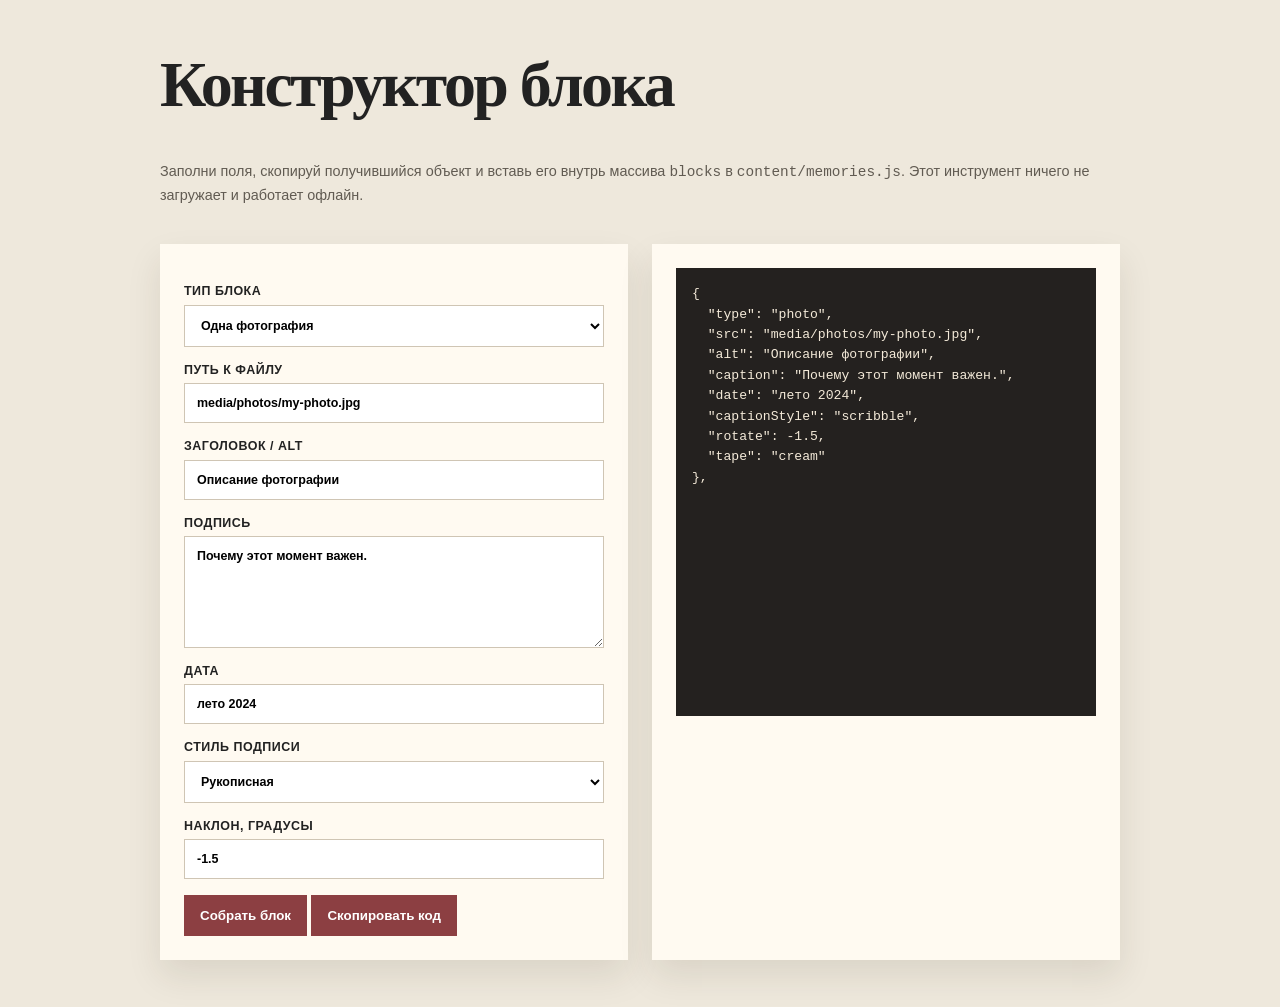
<file: tools/editor.html>
<!doctype html>
<html lang="ru">
<head>
  <meta charset="utf-8" />
  <meta name="viewport" content="width=device-width, initial-scale=1" />
  <title>Конструктор блока — Memory Site</title>
  <style>
    :root { color-scheme: light; font-family: ui-sans-serif, -apple-system, BlinkMacSystemFont, "Segoe UI", sans-serif; }
    * { box-sizing: border-box; }
    body { margin: 0; color: #222; background: #eee8dc; }
    main { width: min(960px, calc(100% - 2rem)); margin: 3rem auto; display: grid; grid-template-columns: 1fr 1fr; gap: 1.5rem; }
    section { padding: 1.5rem; background: #fffaf1; box-shadow: 0 1rem 2rem rgba(48,38,24,.1); }
    h1 { grid-column: 1 / -1; margin: 0; font-family: Georgia, serif; font-size: clamp(2rem, 5vw, 4rem); letter-spacing: -.04em; }
    p { line-height: 1.55; color: #615b52; }
    label { display: grid; gap: .4rem; margin-top: 1rem; font-size: .78rem; font-weight: 700; letter-spacing: .04em; text-transform: uppercase; }
    input, select, textarea { width: 100%; padding: .75rem; border: 1px solid #cfc5b4; background: #fff; font: inherit; text-transform: none; letter-spacing: normal; }
    textarea { min-height: 7rem; resize: vertical; }
    button { margin-top: 1rem; padding: .8rem 1rem; border: 0; cursor: pointer; color: #fff; background: #8c3f42; font-weight: 750; }
    pre { min-height: 28rem; margin: 0; padding: 1rem; overflow: auto; white-space: pre-wrap; background: #24211f; color: #f4ead9; font: .82rem/1.55 ui-monospace, SFMono-Regular, Menlo, Consolas, monospace; }
    .hint { grid-column: 1 / -1; font-size: .9rem; }
    @media (max-width: 720px) { main { grid-template-columns: 1fr; } h1, .hint { grid-column: 1; } }
  </style>
</head>
<body>
  <main>
    <h1>Конструктор блока</h1>
    <p class="hint">Заполни поля, скопируй получившийся объект и вставь его внутрь массива <code>blocks</code> в <code>content/memories.js</code>. Этот инструмент ничего не загружает и работает офлайн.</p>

    <section>
      <label>Тип блока
        <select id="type">
          <option value="photo">Одна фотография</option>
          <option value="video">Видео</option>
          <option value="note">Текстовая записка</option>
          <option value="quote">Цитата</option>
        </select>
      </label>
      <label>Путь к файлу
        <input id="src" value="media/photos/my-photo.jpg" />
      </label>
      <label>Заголовок / alt
        <input id="title" value="Описание фотографии" />
      </label>
      <label>Подпись
        <textarea id="caption">Почему этот момент важен.</textarea>
      </label>
      <label>Дата
        <input id="date" value="лето 2024" />
      </label>
      <label>Стиль подписи
        <select id="style">
          <option value="scribble">Рукописная</option>
          <option value="curve">По дуге</option>
          <option value="underlined">С подчёркиванием</option>
          <option value="marker">Маркером</option>
        </select>
      </label>
      <label>Наклон, градусы
        <input id="rotate" type="number" step="0.5" value="-1.5" />
      </label>
      <button id="generate" type="button">Собрать блок</button>
      <button id="copy" type="button">Скопировать код</button>
    </section>

    <section>
      <pre id="output"></pre>
    </section>
  </main>

  <script>
    const fields = ["type", "src", "title", "caption", "date", "style", "rotate"];
    const output = document.getElementById("output");
    fields.forEach((id) => document.getElementById(id).addEventListener("input", generate));
    document.getElementById("generate").addEventListener("click", generate);
    document.getElementById("copy").addEventListener("click", async () => {
      await navigator.clipboard.writeText(output.textContent);
      document.getElementById("copy").textContent = "Скопировано";
      setTimeout(() => document.getElementById("copy").textContent = "Скопировать код", 1200);
    });

    function q(id) { return document.getElementById(id).value.trim(); }
    function generate() {
      const type = q("type");
      let block;
      if (type === "photo") {
        block = { type, src: q("src"), alt: q("title"), caption: q("caption"), date: q("date"), captionStyle: q("style"), rotate: Number(q("rotate")) || 0, tape: "cream" };
      } else if (type === "video") {
        block = { type, src: q("src").replace("photos", "videos").replace(/\.(jpg|jpeg|png|webp)$/i, ".mp4"), poster: "media/photos/video-cover.jpg", caption: q("caption"), date: q("date"), aspect: "portrait", rotate: Number(q("rotate")) || 0 };
      } else if (type === "quote") {
        block = { type, text: q("caption"), author: q("title"), rotate: Number(q("rotate")) || 0 };
      } else {
        block = { type: "note", text: q("caption"), style: "lined", rotate: Number(q("rotate")) || 0 };
      }
      output.textContent = JSON.stringify(block, null, 2) + ",";
    }
    generate();
  </script>
</body>
</html>
</file>
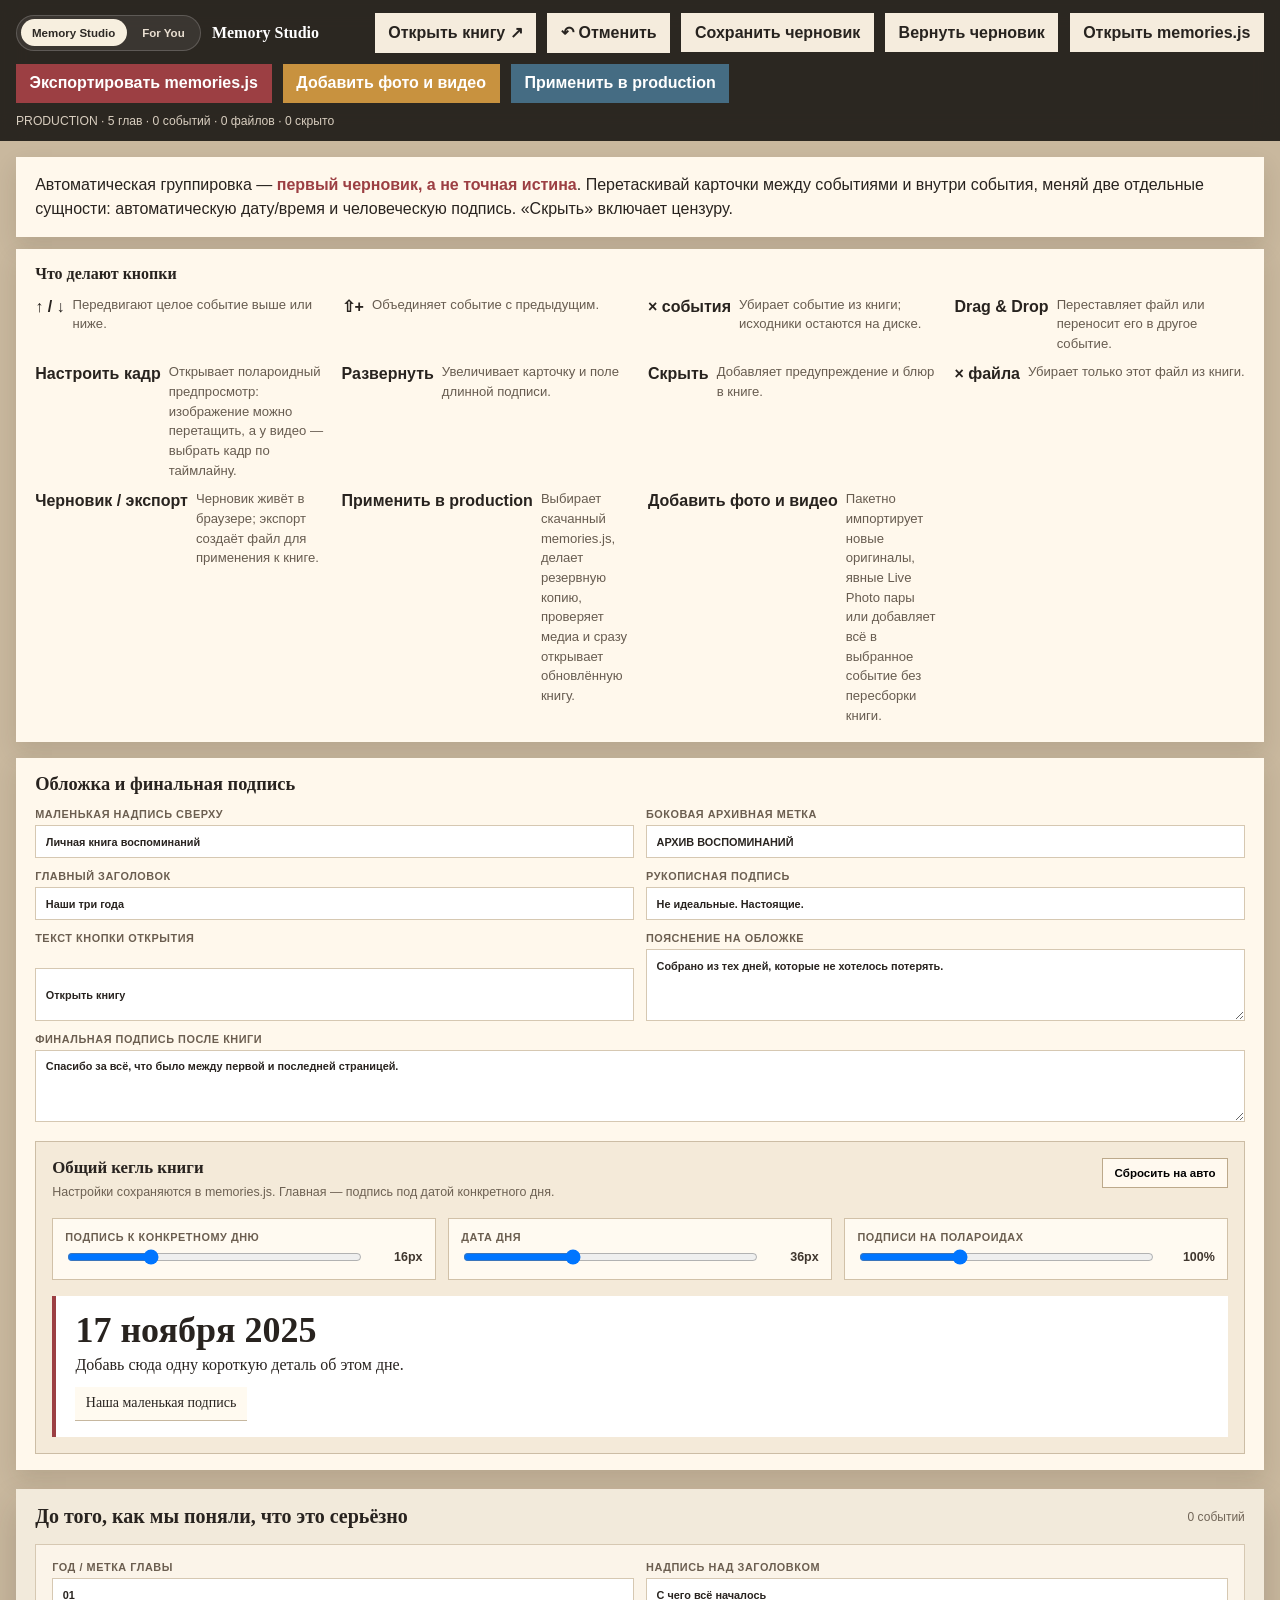
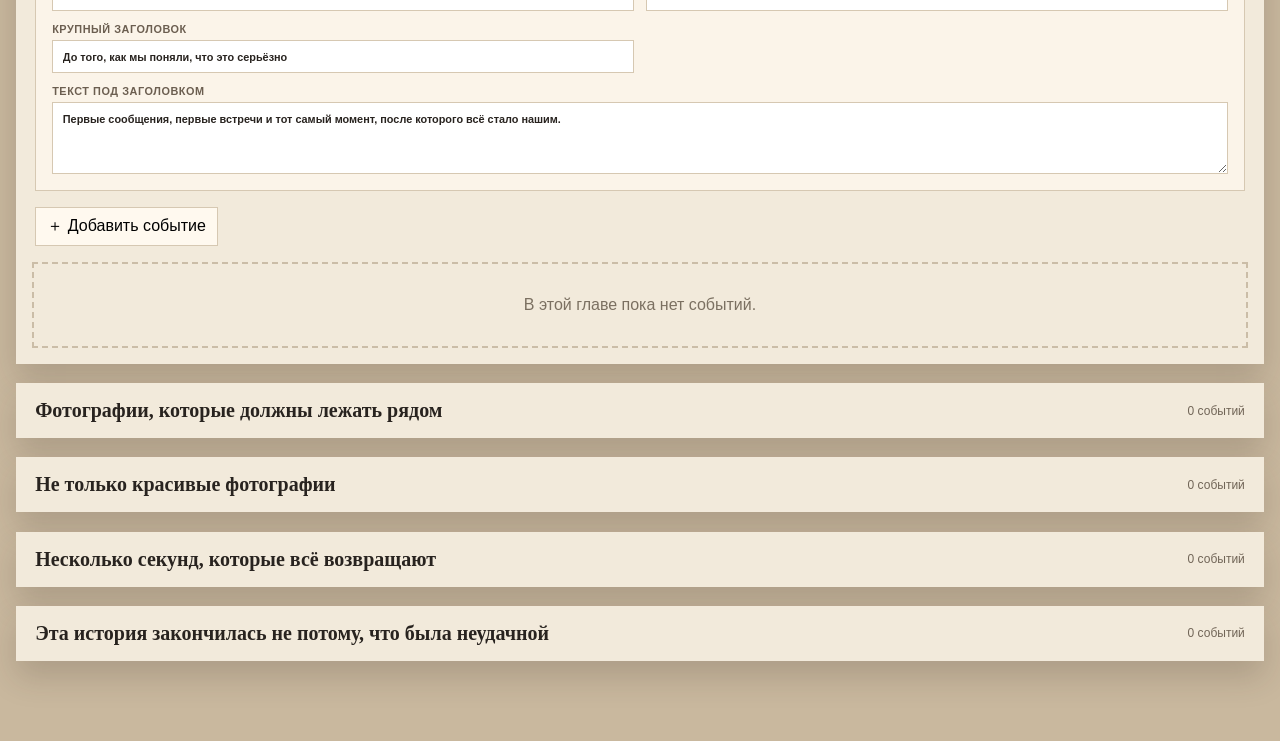
<file: tools/studio.html>
<!doctype html>
<html lang="ru">
<head>
  <meta charset="utf-8" />
  <meta name="viewport" content="width=device-width, initial-scale=1" />
  <title>Memory Studio</title>
  <link rel="stylesheet" href="studio-round4.css" />
  <style>
    :root {
      --paper: #f2eadb;
      --ink: #28231f;
      --accent: #9c3f43;
      --line: #d6c8b2;
      font-family: Inter, ui-sans-serif, -apple-system, BlinkMacSystemFont, "Segoe UI", sans-serif;
    }
    * { box-sizing: border-box; }
    body { margin: 0; background: #c9b89e; color: var(--ink); }
    button, input, textarea { font: inherit; }
    button { cursor: pointer; }
    [hidden] { display: none !important; }

    .top {
      position: sticky;
      top: 0;
      z-index: 100;
      display: flex;
      gap: .7rem;
      align-items: center;
      flex-wrap: wrap;
      padding: .8rem 1rem;
      background: rgba(35, 31, 27, .95);
      color: #fff;
      backdrop-filter: blur(12px);
    }
    .top h1 { margin: 0 auto 0 0; font: 700 1rem Georgia, serif; }
    .top button, .top label {
      border: 0;
      padding: .65rem .85rem;
      background: #f5ecdd;
      color: #27231f;
      font-weight: 750;
    }
    .top .primary { background: var(--accent); color: #fff; }
    .top input[type="file"] { display: none; }
    .status { width: 100%; font-size: .76rem; color: #d8cebf; }

    main { width: min(1500px, calc(100% - 2rem)); margin: 1rem auto 5rem; }
    .intro, .button-guide {
      padding: 1rem 1.2rem;
      background: #fff8ec;
      box-shadow: 0 .6rem 1.4rem rgba(40, 30, 20, .12);
      line-height: 1.5;
    }
    .intro strong { color: var(--accent); }
    .button-guide { margin-top: .8rem; }
    .button-guide h2 { margin: 0 0 .7rem; font: 700 1rem Georgia, serif; }
    .button-guide dl {
      display: grid;
      grid-template-columns: repeat(auto-fit, minmax(230px, 1fr));
      gap: .55rem 1rem;
      margin: 0;
    }
    .button-guide div { display: grid; grid-template-columns: auto 1fr; gap: .5rem; }
    .button-guide dt { font-weight: 850; }
    .button-guide dd { margin: 0; color: #675c50; font-size: .82rem; }

    .chapter { margin: 1.2rem 0; background: var(--paper); box-shadow: 0 1rem 2rem rgba(45, 34, 25, .18); }
    .chapter > summary {
      display: flex;
      gap: 1rem;
      align-items: center;
      padding: 1rem 1.2rem;
      cursor: pointer;
      font: 700 1.25rem Georgia, serif;
    }
    .chapter > summary small { margin-left: auto; font: 500 .75rem Inter, sans-serif; color: #716557; }
    .chapter-tools { display: flex; gap: .5rem; padding: 0 1.2rem 1rem; }
    .chapter-tools button { border: 1px solid var(--line); background: #fff9ef; padding: .5rem .7rem; }

    .events {
      display: grid;
      grid-template-columns: repeat(auto-fit, minmax(min(100%, 430px), 1fr));
      gap: 1rem;
      padding: 0 1rem 1rem;
    }
    .event {
      min-width: 0;
      padding: .9rem;
      background: #fffaf1;
      border: 1px solid #d7cab7;
      box-shadow: 0 .5rem 1rem rgba(45, 34, 25, .1);
    }
    .event.dragover { outline: 4px solid rgba(156, 63, 67, .35); }
    .event-head { display: grid; grid-template-columns: 1fr auto; gap: .5rem; }
    .event-head input, .event-head textarea { width: 100%; border: 1px solid var(--line); background: #fff; padding: .55rem; }
    .event-head textarea { grid-column: 1 / -1; min-height: 3.5rem; resize: vertical; }
    .event-actions { display: flex; gap: .35rem; align-items: start; }
    .event-actions button { border: 0; background: #e8ddca; padding: .45rem .55rem; }
    .event-actions .danger { background: #f2d8d8; color: #7b2020; }

    .items {
      display: grid;
      grid-template-columns: repeat(auto-fill, minmax(150px, 1fr));
      gap: .7rem;
      margin-top: .8rem;
      min-height: 7rem;
      padding: .25rem;
    }
    .item {
      position: relative;
      min-width: 0;
      padding: .4rem;
      background: #eee4d3;
      border: 1px solid #cfc1aa;
      cursor: grab;
      transition: grid-column .2s ease;
    }
    .item.is-expanded { grid-column: span 2; }
    .item.dragging { opacity: .35; }
    .item.drop-before { box-shadow: -5px 0 0 var(--accent); }

    .item-preview {
      position: relative;
      overflow: hidden;
      aspect-ratio: 1;
      background: #b9ad9b;
    }
    .item-preview > img,
    .item-preview > video {
      display: block;
      width: 100%;
      height: 100%;
      object-fit: cover;
      pointer-events: none;
    }
    .item-preview__missing {
      display: none;
      position: absolute;
      inset: 0;
      place-items: center;
      padding: .7rem;
      text-align: center;
      color: #6b5e4e;
      background: repeating-linear-gradient(135deg, #d7cbb8 0 10px, #cfc2ad 10px 20px);
      font-size: .7rem;
    }
    .item-preview.is-missing > img,
    .item-preview.is-missing > video { display: none; }
    .item-preview.is-missing .item-preview__missing { display: grid; }
    .item.is-censored .item-preview > img,
    .item.is-censored .item-preview > video { filter: blur(13px) saturate(.5) brightness(.72); transform: scale(1.12); }
    .item-meta {
      position: absolute;
      left: .35rem;
      top: .35rem;
      z-index: 3;
      padding: .2rem .35rem;
      border-radius: 999px;
      background: rgba(20, 18, 16, .76);
      color: #fff;
      font-size: .58rem;
      font-weight: 800;
      pointer-events: none;
    }
    .crop-open {
      position: absolute;
      z-index: 5;
      left: 50%;
      top: 50%;
      transform: translate(-50%, -42%);
      border: 1px solid rgba(255,255,255,.7);
      border-radius: 999px;
      padding: .48rem .65rem;
      color: #fff;
      background: rgba(28, 24, 21, .86);
      box-shadow: 0 .5rem 1.2rem rgba(0,0,0,.28);
      font-size: .66rem;
      font-weight: 800;
      opacity: 0;
      pointer-events: none;
      transition: opacity .15s ease, transform .15s ease;
    }
    .item-preview:hover .crop-open,
    .crop-open:focus-visible {
      opacity: 1;
      pointer-events: auto;
      transform: translate(-50%, -50%);
    }

    .item-fields { display: grid; gap: .35rem; margin-top: .35rem; }
    .item-fields label { display: grid; gap: .2rem; }
    .item-fields label > span { color: #756857; font-size: .6rem; font-weight: 800; text-transform: uppercase; letter-spacing: .05em; }
    .item-fields input, .item-fields textarea { width: 100%; border: 1px solid #c9bba5; background: #fff9ef; padding: .42rem; font-size: .72rem; }
    .item-fields textarea { min-height: 2.15rem; resize: vertical; }
    .item.is-expanded .item-fields textarea { min-height: 8rem; }
    .expand-caption { border: 0; padding: .38rem; background: #e7dac5; font-size: .65rem; font-weight: 800; }
    .item-tools { display: flex; gap: .3rem; margin-top: .35rem; }
    .item-tools button { position: static; flex: 1; border: 0; padding: .38rem .25rem; background: #ded1bc; font-size: .65rem; font-weight: 750; }
    .item-tools .censor-on { background: #302b27; color: #fff; }
    .item-tools .remove { flex: 0 0 2rem; background: #f0d5d5; color: #741f1f; }
    .empty { grid-column: 1 / -1; padding: 2rem; border: 2px dashed #cbbda7; text-align: center; color: #7b7061; }

    dialog {
      width: min(540px, calc(100% - 2rem));
      border: 0;
      padding: 1rem;
      background: #fffaf1;
      box-shadow: 0 2rem 5rem rgba(0,0,0,.35);
    }
    dialog::backdrop { background: rgba(24,20,17,.65); }
    dialog label { display: grid; gap: .35rem; margin: .8rem 0; }
    dialog input, dialog textarea { width: 100%; padding: .65rem; border: 1px solid var(--line); }
    dialog textarea { min-height: 8rem; }
    dialog menu { display: flex; justify-content: flex-end; gap: .5rem; padding: 0; }

    #crop-dialog {
      width: min(960px, calc(100% - 2rem));
      max-height: calc(100vh - 2rem);
      padding: 0;
      overflow: auto;
      background: #e8ddca;
    }
    .crop-editor { padding: clamp(1rem, 3vw, 2rem); }
    .crop-editor__header { display: flex; align-items: start; justify-content: space-between; gap: 1rem; margin-bottom: 1rem; }
    .crop-editor__header h2 { margin: 0; font: 700 clamp(1.4rem, 3vw, 2rem) Georgia, serif; }
    .crop-editor__header p { margin: .35rem 0 0; color: #6f6253; font-size: .85rem; }
    .crop-editor__close { border: 0; background: transparent; font-size: 2rem; line-height: 1; }
    .crop-editor__body { display: grid; grid-template-columns: minmax(280px, 1fr) minmax(230px, .62fr); gap: clamp(1rem, 3vw, 2rem); align-items: start; }
    .polaroid-preview {
      width: min(100%, 540px);
      margin: 0 auto;
      padding: clamp(.75rem, 2vw, 1.1rem) clamp(.75rem, 2vw, 1.1rem) clamp(2.6rem, 7vw, 4.4rem);
      background: #fffaf0;
      box-shadow: 0 1.3rem 3rem rgba(45, 31, 20, .28);
      transform: rotate(-.4deg);
    }
    .crop-stage {
      position: relative;
      width: 100%;
      aspect-ratio: 4 / 3;
      overflow: hidden;
      touch-action: none;
      cursor: grab;
      background: #b9ad9b;
      user-select: none;
    }
    .crop-stage.is-dragging { cursor: grabbing; }
    .crop-stage > img,
    .crop-stage > video {
      display: block;
      width: 100%;
      height: 100%;
      object-fit: cover;
      pointer-events: none;
      user-select: none;
    }
    .crop-stage__grid {
      position: absolute;
      inset: 0;
      pointer-events: none;
      opacity: .35;
      background:
        linear-gradient(90deg, transparent 33.1%, rgba(255,255,255,.9) 33.2% 33.5%, transparent 33.6% 66.4%, rgba(255,255,255,.9) 66.5% 66.8%, transparent 66.9%),
        linear-gradient(transparent 33.1%, rgba(255,255,255,.9) 33.2% 33.5%, transparent 33.6% 66.4%, rgba(255,255,255,.9) 66.5% 66.8%, transparent 66.9%);
    }
    .crop-stage__loading { position: absolute; inset: 0; display: grid; place-items: center; color: #fff; background: rgba(20,18,16,.55); font-weight: 800; }
    .polaroid-preview__caption { margin: 1rem .4rem 0; overflow: hidden; color: #433a32; font: 600 1rem/1.3 Georgia, serif; text-overflow: ellipsis; white-space: nowrap; }
    .crop-controls { display: grid; gap: .8rem; }
    .crop-controls__position { padding: .8rem; border: 1px solid #cdbc9f; background: rgba(255,250,241,.68); font-size: .82rem; }
    .crop-controls__position strong { display: block; margin-top: .25rem; font-size: 1rem; }
    .crop-controls button { min-height: 2.65rem; border: 1px solid #bba98b; background: #fff9ef; font-weight: 800; }
    .crop-controls .primary { border-color: var(--accent); color: #fff; background: var(--accent); }
    .crop-controls .secondary { background: #2d2925; color: #fff; }
    .crop-actions { display: grid; grid-template-columns: 1fr 1fr; gap: .65rem; margin-top: .4rem; }
    .crop-hint { margin: 0; color: #6e6255; font-size: .8rem; line-height: 1.5; }

    .frame-picker { display: grid; gap: 1rem; }
    .frame-picker__video-wrap { position: relative; overflow: hidden; background: #111; }
    .frame-picker video { display: block; width: 100%; max-height: 58vh; background: #111; }
    .frame-picker__timeline { display: grid; grid-template-columns: auto 1fr auto; gap: .75rem; align-items: center; }
    .frame-picker__timeline input { min-width: 0; padding: 0; border: 0; }
    .frame-picker__time { min-width: 4.2rem; font-variant-numeric: tabular-nums; font-size: .8rem; }
    .frame-picker__actions { display: flex; flex-wrap: wrap; justify-content: flex-end; gap: .65rem; }
    .frame-picker__actions button { min-height: 2.65rem; border: 1px solid #bba98b; padding: .65rem 1rem; background: #fff9ef; font-weight: 800; }
    .frame-picker__actions .primary { color: #fff; border-color: var(--accent); background: var(--accent); }
    .frame-picker__actions .secondary { color: #fff; background: #2d2925; }

    @media (max-width: 760px) {
      .crop-editor__body { grid-template-columns: 1fr; }
      .crop-controls { grid-template-columns: 1fr 1fr; }
      .crop-controls__position, .crop-hint, .crop-actions { grid-column: 1 / -1; }
      .frame-picker__timeline { grid-template-columns: 1fr; }
    }
    @media (max-width: 650px) {
      .events { grid-template-columns: 1fr; }
      .top h1 { width: 100%; }
      .top { position: relative; }
      .item.is-expanded { grid-column: 1 / -1; }
    }
  </style>
</head>
<body>
  <header class="top">
    <h1>Memory Studio</h1>
    <button id="open-book">Открыть книгу ↗</button>
    <button id="undo">↶ Отменить</button>
    <button id="save-local">Сохранить черновик</button>
    <button id="restore-local">Вернуть черновик</button>
    <label>Открыть memories.js<input id="load-file" type="file" accept=".js,.json" /></label>
    <button class="primary" id="export">Экспортировать memories.js</button>
    <div class="status" id="status">Загрузка книги…</div>
  </header>

  <main>
    <section class="intro">
      Автоматическая группировка — <strong>первый черновик, а не точная истина</strong>. Перетаскивай карточки между событиями и внутри события, меняй две отдельные сущности: автоматическую дату/время и человеческую подпись. «Скрыть» включает цензуру.
    </section>
    <section class="button-guide">
      <h2>Что делают кнопки</h2>
      <dl>
        <div><dt>↑ / ↓</dt><dd>Передвигают целое событие выше или ниже.</dd></div>
        <div><dt>⇧+</dt><dd>Объединяет событие с предыдущим.</dd></div>
        <div><dt>× события</dt><dd>Убирает событие из книги; исходники остаются на диске.</dd></div>
        <div><dt>Drag & Drop</dt><dd>Переставляет файл или переносит его в другое событие.</dd></div>
        <div><dt>Настроить кадр</dt><dd>Открывает полароидный предпросмотр: изображение можно перетащить, а у видео — выбрать кадр по таймлайну.</dd></div>
        <div><dt>Развернуть</dt><dd>Увеличивает карточку и поле длинной подписи.</dd></div>
        <div><dt>Скрыть</dt><dd>Добавляет предупреждение и блюр в книге.</dd></div>
        <div><dt>× файла</dt><dd>Убирает только этот файл из книги.</dd></div>
        <div><dt>Черновик / экспорт</dt><dd>Черновик живёт в браузере; экспорт создаёт файл для применения к книге.</dd></div>
      </dl>
    </section>
    <div id="workspace"></div>
  </main>

  <dialog id="new-event-dialog">
    <form method="dialog">
      <h2>Новое событие</h2>
      <label>Название<input id="new-event-title" value="Новое событие" /></label>
      <label>Подпись<textarea id="new-event-caption">Добавь сюда одну короткую деталь.</textarea></label>
      <menu><button value="cancel">Отмена</button><button id="confirm-new-event" value="default">Создать</button></menu>
    </form>
  </dialog>

  <dialog id="crop-dialog" aria-labelledby="crop-title">
    <section class="crop-editor" id="crop-view">
      <header class="crop-editor__header">
        <div>
          <h2 id="crop-title">Настроить кадр</h2>
          <p>Перетаскивай изображение прямо внутри полароида.</p>
        </div>
        <button class="crop-editor__close" id="crop-close" type="button" aria-label="Закрыть">×</button>
      </header>
      <div class="crop-editor__body">
        <figure class="polaroid-preview">
          <div class="crop-stage" id="crop-stage">
            <div class="crop-stage__grid" aria-hidden="true"></div>
          </div>
          <figcaption class="polaroid-preview__caption" id="crop-caption"></figcaption>
        </figure>
        <aside class="crop-controls">
          <div class="crop-controls__position">Положение кадра<strong id="crop-position">X 50% · Y 50%</strong></div>
          <button id="crop-center" type="button">Вернуть по центру</button>
          <button class="secondary" id="open-frame-picker" type="button">Выбрать кадр видео</button>
          <p class="crop-hint">Настройка сохраняется в <code>memories.js</code> и применяется к полароиду в самой книге. Исходный файл не изменяется.</p>
          <div class="crop-actions">
            <button id="crop-cancel" type="button">Отмена</button>
            <button class="primary" id="crop-save" type="button">Сохранить</button>
          </div>
        </aside>
      </div>
    </section>

    <section class="crop-editor frame-picker" id="frame-view" hidden>
      <header class="crop-editor__header">
        <div>
          <h2>Выбрать кадр видео</h2>
          <p>Кликни по таймлайну или перетащи ползунок. Видео можно запускать кликом.</p>
        </div>
      </header>
      <div class="frame-picker__video-wrap">
        <video id="frame-video" muted playsinline preload="auto"></video>
      </div>
      <div class="frame-picker__timeline">
        <span class="frame-picker__time" id="frame-current">0:00.00</span>
        <input id="frame-range" type="range" min="0" max="1" step="0.04" value="0" aria-label="Кадр видео" />
        <span class="frame-picker__time" id="frame-duration">0:00.00</span>
      </div>
      <div class="frame-picker__actions">
        <button id="frame-cancel" type="button">Отмена</button>
        <button id="frame-save" type="button">Сохранить</button>
        <button class="primary" id="frame-save-exit" type="button">Сохранить и выйти</button>
      </div>
    </section>
  </dialog>

  <script src="../content/memories.js"></script>
  <script>
    "use strict";

    let book = clone(window.MEMORY_BOOK || { meta: {}, chapters: [] });
    let dragged = null;
    let targetChapterIndex = 0;
    let cropSession = null;
    const history = [];
    const expandedItems = new Set();
    const openChapters = new Set([book.chapters?.[0]?.id].filter(Boolean));
    const workspace = document.getElementById("workspace");
    const status = document.getElementById("status");
    const newEventDialog = document.getElementById("new-event-dialog");
    const cropDialog = document.getElementById("crop-dialog");
    const cropView = document.getElementById("crop-view");
    const frameView = document.getElementById("frame-view");
    const cropStage = document.getElementById("crop-stage");
    const cropPosition = document.getElementById("crop-position");
    const cropCaption = document.getElementById("crop-caption");
    const frameVideo = document.getElementById("frame-video");
    const frameRange = document.getElementById("frame-range");
    const frameCurrent = document.getElementById("frame-current");
    const frameDuration = document.getElementById("frame-duration");
    const testMode = location.pathname.includes("/.memory-test/site/") || location.pathname.includes("/memory-test/site/");
    const draftKey = testMode ? "memory-studio-draft-test" : "memory-studio-draft-production";

    normalizeBook();
    render();
    bindCropEditor();

    function clone(value) {
      return JSON.parse(JSON.stringify(value));
    }

    function clamp(value, min, max) {
      return Math.min(max, Math.max(min, Number(value) || 0));
    }

    function round(value, digits = 2) {
      const factor = 10 ** digits;
      return Math.round(Number(value) * factor) / factor;
    }

    function normalizeCrop(item) {
      return {
        x: clamp(item?.crop?.x ?? 50, 0, 100),
        y: clamp(item?.crop?.y ?? 50, 0, 100)
      };
    }

    function normalizedPosterTime(item) {
      if (item?.posterTime === null || item?.posterTime === undefined || item?.posterTime === "") return null;
      const value = Number(item.posterTime);
      return Number.isFinite(value) && value >= 0 ? value : null;
    }

    function normalizeBook() {
      book.chapters ||= [];
      book.chapters.forEach((chapter, chapterIndex) => {
        chapter.id ||= `chapter-${chapterIndex + 1}`;
        chapter.blocks ||= [];
        chapter.blocks = chapter.blocks.filter(Boolean);
        chapter.blocks.forEach((block, eventIndex) => {
          if (block.type !== "event") return;
          block.id ||= `event-${chapterIndex}-${eventIndex}`;
          block.items ||= [];
          block.layout ||= block.items.length > 8 ? "stack" : "collage";
          block.items.forEach((item, itemIndex) => {
            item.id ||= `${block.id}-item-${itemIndex}`;
            item.censored = item.censored === true;
            if (isGeneratedDateCaption(item.caption, item.takenAt)) item.caption = "";
            if (item.crop) item.crop = normalizeCrop(item);
            const posterTime = normalizedPosterTime(item);
            if (posterTime === null) delete item.posterTime;
            else item.posterTime = posterTime;
          });
        });
      });
    }

    function snapshot() {
      history.push(JSON.stringify(book));
      if (history.length > 40) history.shift();
    }

    function render() {
      workspace.innerHTML = "";
      book.chapters.forEach((chapter, chapterIndex) => workspace.appendChild(renderChapter(chapter, chapterIndex)));
      const events = book.chapters.reduce((count, chapter) => count + chapter.blocks.filter((block) => block.type === "event").length, 0);
      const items = book.chapters.reduce((count, chapter) => count + chapter.blocks.reduce((sum, block) => sum + (block.items?.length || 0), 0), 0);
      const censored = book.chapters.reduce((count, chapter) => count + chapter.blocks.reduce((sum, block) => sum + (block.items?.filter((item) => item.censored).length || 0), 0), 0);
      status.textContent = `${testMode ? "TEST · " : "PRODUCTION · "}${book.chapters.length} глав · ${events} событий · ${items} файлов · ${censored} скрыто`;
    }

    function renderChapter(chapter, chapterIndex) {
      const details = document.createElement("details");
      details.className = "chapter";
      details.open = openChapters.has(chapter.id) || (chapterIndex === 0 && openChapters.size === 0);
      const events = chapter.blocks.filter((block) => block.type === "event");
      details.innerHTML = `
        <summary>${escapeHtml(chapter.title || `Глава ${chapterIndex + 1}`)}<small>${events.length} событий</small></summary>
        <div class="chapter-tools"><button data-add>＋ Добавить событие</button></div>
        <div class="events"></div>`;
      details.addEventListener("toggle", () => {
        if (details.open) openChapters.add(chapter.id);
        else openChapters.delete(chapter.id);
      });
      details.querySelector("[data-add]").addEventListener("click", () => {
        targetChapterIndex = chapterIndex;
        newEventDialog.showModal();
      });
      const container = details.querySelector(".events");
      events.forEach((event) => container.appendChild(renderEvent(event, chapterIndex, chapter.blocks.indexOf(event))));
      if (!events.length) container.innerHTML = '<div class="empty">В этой главе пока нет событий.</div>';
      return details;
    }

    function renderEvent(event, chapterIndex, blockIndex) {
      const card = document.createElement("article");
      card.className = "event";
      card.innerHTML = `
        <div class="event-head">
          <input data-title value="${escapeAttr(event.title || "Событие")}" aria-label="Название события" />
          <div class="event-actions">
            <button data-up title="Выше">↑</button>
            <button data-down title="Ниже">↓</button>
            <button data-merge title="Объединить с предыдущим">⇧+</button>
            <button class="danger" data-delete title="Удалить событие">×</button>
          </div>
          <textarea data-caption aria-label="Подпись события">${escapeHtml(event.caption || "")}</textarea>
        </div>
        <div class="items"></div>`;

      const items = card.querySelector(".items");
      event.items.forEach((item, itemIndex) => items.appendChild(renderItem(item, chapterIndex, blockIndex, itemIndex)));
      if (!event.items.length) items.innerHTML = '<div class="empty">Перетащи сюда фото или видео</div>';

      card.querySelector("[data-title]").addEventListener("change", (eventInput) => {
        snapshot();
        event.title = eventInput.target.value;
        render();
      });
      card.querySelector("[data-caption]").addEventListener("change", (eventInput) => {
        snapshot();
        event.caption = eventInput.target.value;
        render();
      });
      card.querySelector("[data-up]").addEventListener("click", () => moveBlock(chapterIndex, blockIndex, -1));
      card.querySelector("[data-down]").addEventListener("click", () => moveBlock(chapterIndex, blockIndex, 1));
      card.querySelector("[data-merge]").addEventListener("click", () => mergePrevious(chapterIndex, blockIndex));
      card.querySelector("[data-delete]").addEventListener("click", () => deleteEvent(chapterIndex, blockIndex));
      card.addEventListener("dragover", (dragEvent) => {
        dragEvent.preventDefault();
        card.classList.add("dragover");
      });
      card.addEventListener("dragleave", () => card.classList.remove("dragover"));
      card.addEventListener("drop", (dropEvent) => {
        if (dropEvent.target.closest(".item")) return;
        dropEvent.preventDefault();
        card.classList.remove("dragover");
        if (dragged) moveItem(dragged.chapterIndex, dragged.blockIndex, dragged.itemIndex, chapterIndex, blockIndex, event.items.length);
      });
      return card;
    }

    function createCardMedia(item) {
      const crop = normalizeCrop(item);
      const media = item.kind === "video" && normalizedPosterTime(item) !== null
        ? document.createElement("video")
        : document.createElement("img");
      media.style.objectPosition = `${crop.x}% ${crop.y}%`;
      media.setAttribute("aria-hidden", "true");

      if (media.tagName === "VIDEO") {
        media.muted = true;
        media.playsInline = true;
        media.preload = "metadata";
        media.poster = resolveMediaPath(item.poster || "");
        media.src = resolveMediaPath(item.src || "");
        seekVideo(media, normalizedPosterTime(item));
      } else {
        media.loading = "lazy";
        media.src = resolveMediaPath(item.thumb || item.poster || item.src || "");
      }
      return media;
    }

    function renderItem(item, chapterIndex, blockIndex, itemIndex) {
      const card = document.createElement("div");
      card.className = `item${item.censored ? " is-censored" : ""}${expandedItems.has(item.id) ? " is-expanded" : ""}`;
      card.draggable = true;
      const kind = item.kind === "live"
        ? "LIVE"
        : item.kind === "video"
          ? `VIDEO${item.duration ? ` · ${formatDuration(item.duration)}` : ""}`
          : "PHOTO";
      card.innerHTML = `
        <div class="item-preview">
          <span class="item-preview__missing">Не удалось открыть превью</span>
          <span class="item-meta">${escapeHtml(kind)}</span>
          <button class="crop-open" data-crop type="button">Настроить кадр</button>
        </div>
        <div class="item-fields">
          <label><span>Дата и время</span><input data-taken type="datetime-local" value="${escapeAttr(toDatetimeLocal(item.takenAt))}" /></label>
          <label><span>Подпись к кадру</span><textarea data-caption rows="1" placeholder="Например: тот самый вечер">${escapeHtml(item.caption || "")}</textarea></label>
          <button class="expand-caption" data-expand type="button">${expandedItems.has(item.id) ? "Свернуть" : "Развернуть подпись"}</button>
        </div>
        <div class="item-tools">
          <button data-censor class="${item.censored ? "censor-on" : ""}">${item.censored ? "Скрыто" : "Скрыть"}</button>
          <button data-remove class="remove" title="Убрать из книги">×</button>
        </div>`;

      const preview = card.querySelector(".item-preview");
      const media = createCardMedia(item);
      media.addEventListener("error", () => preview.classList.add("is-missing"));
      media.addEventListener(media.tagName === "VIDEO" ? "loadeddata" : "load", () => preview.classList.remove("is-missing"));
      preview.prepend(media);

      card.addEventListener("dragstart", (dragEvent) => {
        if (dragEvent.target.closest("input,textarea,button")) {
          dragEvent.preventDefault();
          return;
        }
        dragged = { chapterIndex, blockIndex, itemIndex };
        card.classList.add("dragging");
      });
      card.addEventListener("dragend", () => {
        dragged = null;
        card.classList.remove("dragging");
        document.querySelectorAll(".drop-before").forEach((element) => element.classList.remove("drop-before"));
      });
      card.addEventListener("dragover", (dragEvent) => {
        dragEvent.preventDefault();
        dragEvent.stopPropagation();
        card.classList.add("drop-before");
      });
      card.addEventListener("dragleave", () => card.classList.remove("drop-before"));
      card.addEventListener("drop", (dropEvent) => {
        dropEvent.preventDefault();
        dropEvent.stopPropagation();
        card.classList.remove("drop-before");
        if (dragged) moveItem(dragged.chapterIndex, dragged.blockIndex, dragged.itemIndex, chapterIndex, blockIndex, itemIndex);
      });

      card.querySelector("[data-taken]").addEventListener("change", (inputEvent) => {
        snapshot();
        item.takenAt = inputEvent.target.value ? `${inputEvent.target.value}:00` : "";
      });
      card.querySelector("[data-caption]").addEventListener("change", (inputEvent) => {
        snapshot();
        item.caption = inputEvent.target.value;
      });
      const expandButton = card.querySelector("[data-expand]");
      expandButton.addEventListener("click", () => {
        const expanded = !expandedItems.has(item.id);
        if (expanded) expandedItems.add(item.id);
        else expandedItems.delete(item.id);
        card.classList.toggle("is-expanded", expanded);
        expandButton.textContent = expanded ? "Свернуть" : "Развернуть подпись";
      });
      card.querySelector("[data-crop]").addEventListener("click", () => openCropEditor(item));
      card.querySelector("[data-censor]").addEventListener("click", () => {
        snapshot();
        item.censored = !item.censored;
        render();
      });
      card.querySelector("[data-remove]").addEventListener("click", () => {
        snapshot();
        book.chapters[chapterIndex].blocks[blockIndex].items.splice(itemIndex, 1);
        render();
      });
      return card;
    }

    function bindCropEditor() {
      document.getElementById("crop-close").addEventListener("click", cancelCropEditor);
      document.getElementById("crop-cancel").addEventListener("click", cancelCropEditor);
      document.getElementById("crop-save").addEventListener("click", () => commitCropSession(true));
      document.getElementById("crop-center").addEventListener("click", () => {
        if (!cropSession) return;
        cropSession.crop = { x: 50, y: 50 };
        applyCropPosition();
      });
      document.getElementById("open-frame-picker").addEventListener("click", openFramePicker);
      document.getElementById("frame-cancel").addEventListener("click", cancelFramePicker);
      document.getElementById("frame-save").addEventListener("click", () => saveFramePicker(false));
      document.getElementById("frame-save-exit").addEventListener("click", () => saveFramePicker(true));
      frameRange.addEventListener("input", () => setFrameTime(Number(frameRange.value)));
      frameVideo.addEventListener("loadedmetadata", syncFramePickerMetadata);
      frameVideo.addEventListener("timeupdate", syncFramePickerTime);
      frameVideo.addEventListener("seeked", syncFramePickerTime);
      frameVideo.addEventListener("click", () => {
        if (frameVideo.paused) frameVideo.play().catch(() => {});
        else frameVideo.pause();
      });
      cropDialog.addEventListener("cancel", (cancelEvent) => {
        cancelEvent.preventDefault();
        if (!frameView.hidden) cancelFramePicker();
        else cancelCropEditor();
      });

      let dragState = null;
      cropStage.addEventListener("pointerdown", (pointerEvent) => {
        if (!cropSession || pointerEvent.button !== 0) return;
        const rect = cropStage.getBoundingClientRect();
        dragState = {
          pointerId: pointerEvent.pointerId,
          startClientX: pointerEvent.clientX,
          startClientY: pointerEvent.clientY,
          startX: cropSession.crop.x,
          startY: cropSession.crop.y,
          width: Math.max(1, rect.width),
          height: Math.max(1, rect.height)
        };
        cropStage.setPointerCapture(pointerEvent.pointerId);
        cropStage.classList.add("is-dragging");
      });
      cropStage.addEventListener("pointermove", (pointerEvent) => {
        if (!dragState || !cropSession || dragState.pointerId !== pointerEvent.pointerId) return;
        const deltaX = pointerEvent.clientX - dragState.startClientX;
        const deltaY = pointerEvent.clientY - dragState.startClientY;
        cropSession.crop.x = clamp(dragState.startX - deltaX / dragState.width * 100, 0, 100);
        cropSession.crop.y = clamp(dragState.startY - deltaY / dragState.height * 100, 0, 100);
        applyCropPosition();
      });
      const endDrag = (pointerEvent) => {
        if (!dragState || dragState.pointerId !== pointerEvent.pointerId) return;
        dragState = null;
        cropStage.classList.remove("is-dragging");
      };
      cropStage.addEventListener("pointerup", endDrag);
      cropStage.addEventListener("pointercancel", endDrag);
    }

    function openCropEditor(item) {
      cropSession = {
        item,
        crop: normalizeCrop(item),
        posterTime: normalizedPosterTime(item),
        frameEntryTime: null
      };
      cropCaption.textContent = item.caption || formatTakenAt(item.takenAt) || "Без подписи";
      document.getElementById("open-frame-picker").hidden = item.kind !== "video";
      cropView.hidden = false;
      frameView.hidden = true;
      rebuildCropMedia();
      cropDialog.showModal();
    }

    function cancelCropEditor() {
      stopFrameVideo();
      cropSession = null;
      cropDialog.close();
    }

    function commitCropSession(closeAfter) {
      if (!cropSession) return;
      snapshot();
      cropSession.item.crop = {
        x: round(cropSession.crop.x),
        y: round(cropSession.crop.y)
      };
      if (cropSession.posterTime === null) delete cropSession.item.posterTime;
      else cropSession.item.posterTime = round(cropSession.posterTime, 3);
      stopFrameVideo();
      if (closeAfter) {
        cropSession = null;
        cropDialog.close();
        render();
      }
    }

    function rebuildCropMedia() {
      if (!cropSession) return;
      cropStage.querySelectorAll("img, video, .crop-stage__loading").forEach((element) => element.remove());
      const item = cropSession.item;
      let media;
      if (item.kind === "video" && cropSession.posterTime !== null) {
        media = document.createElement("video");
        media.muted = true;
        media.playsInline = true;
        media.preload = "auto";
        media.poster = resolveMediaPath(item.poster || "");
        media.src = resolveMediaPath(item.src || "");
        const loading = document.createElement("span");
        loading.className = "crop-stage__loading";
        loading.textContent = "Загружаю выбранный кадр…";
        cropStage.prepend(loading);
        media.addEventListener("loadeddata", () => loading.remove(), { once: true });
        seekVideo(media, cropSession.posterTime);
      } else {
        media = document.createElement("img");
        media.src = resolveMediaPath(item.thumb || item.poster || item.src || "");
        media.alt = "Предпросмотр кадрирования";
      }
      media.dataset.cropMedia = "1";
      cropStage.prepend(media);
      applyCropPosition();
    }

    function applyCropPosition() {
      if (!cropSession) return;
      const media = cropStage.querySelector("[data-crop-media]");
      if (media) media.style.objectPosition = `${cropSession.crop.x}% ${cropSession.crop.y}%`;
      cropPosition.textContent = `X ${Math.round(cropSession.crop.x)}% · Y ${Math.round(cropSession.crop.y)}%`;
    }

    function openFramePicker() {
      if (!cropSession || cropSession.item.kind !== "video") return;
      cropSession.frameEntryTime = cropSession.posterTime;
      cropView.hidden = true;
      frameView.hidden = false;
      stopFrameVideo();
      frameVideo.poster = resolveMediaPath(cropSession.item.poster || "");
      frameVideo.src = resolveMediaPath(cropSession.item.src || "");
      frameVideo.load();
    }

    function cancelFramePicker() {
      if (!cropSession) return;
      stopFrameVideo();
      cropView.hidden = false;
      frameView.hidden = true;
      cropSession.frameEntryTime = null;
    }

    function saveFramePicker(exitAll) {
      if (!cropSession) return;
      const selected = Number(frameVideo.currentTime);
      cropSession.posterTime = Number.isFinite(selected) ? selected : 0;
      stopFrameVideo();
      cropSession.frameEntryTime = null;
      if (exitAll) {
        commitCropSession(true);
        return;
      }
      cropView.hidden = false;
      frameView.hidden = true;
      rebuildCropMedia();
    }

    function syncFramePickerMetadata() {
      if (!cropSession) return;
      const duration = Number.isFinite(frameVideo.duration) ? frameVideo.duration : Number(cropSession.item.duration) || 0;
      frameRange.max = String(Math.max(.04, duration));
      frameDuration.textContent = formatPreciseTime(duration);
      const initial = cropSession.posterTime ?? 0;
      setFrameTime(Math.min(initial, Math.max(0, duration - .01)));
    }

    function syncFramePickerTime() {
      const current = Number.isFinite(frameVideo.currentTime) ? frameVideo.currentTime : 0;
      frameRange.value = String(current);
      frameCurrent.textContent = formatPreciseTime(current);
    }

    function setFrameTime(value) {
      if (!Number.isFinite(value)) return;
      const max = Number.isFinite(frameVideo.duration) ? frameVideo.duration : Number(frameRange.max) || value;
      const safe = clamp(value, 0, Math.max(0, max - .001));
      try { frameVideo.currentTime = safe; }
      catch (_) { /* metadata can arrive one tick later */ }
      frameRange.value = String(safe);
      frameCurrent.textContent = formatPreciseTime(safe);
    }

    function stopFrameVideo() {
      frameVideo.pause();
      frameVideo.removeAttribute("src");
      frameVideo.load();
    }

    function seekVideo(video, time) {
      const seek = () => {
        const duration = Number.isFinite(video.duration) ? video.duration : Infinity;
        const safe = Math.max(0, Math.min(Number(time) || 0, duration === Infinity ? Number(time) || 0 : Math.max(0, duration - .01)));
        try { video.currentTime = safe; }
        catch (_) { /* browser will retry after metadata */ }
      };
      if (video.readyState >= 1) seek();
      else video.addEventListener("loadedmetadata", seek, { once: true });
    }

    function moveItem(fromChapter, fromBlock, fromItem, toChapter, toBlock, toIndex) {
      snapshot();
      const source = book.chapters[fromChapter].blocks[fromBlock].items;
      const target = book.chapters[toChapter].blocks[toBlock].items;
      const [item] = source.splice(fromItem, 1);
      if (!item) {
        render();
        return;
      }
      if (source === target && fromItem < toIndex) toIndex--;
      target.splice(Math.max(0, Math.min(toIndex, target.length)), 0, item);
      render();
    }

    function moveBlock(chapterIndex, blockIndex, direction) {
      const blocks = book.chapters[chapterIndex].blocks;
      let next = blockIndex + direction;
      while (next >= 0 && next < blocks.length && blocks[next].type !== "event") next += direction;
      if (next < 0 || next >= blocks.length) return;
      snapshot();
      [blocks[blockIndex], blocks[next]] = [blocks[next], blocks[blockIndex]];
      render();
    }

    function mergePrevious(chapterIndex, blockIndex) {
      const blocks = book.chapters[chapterIndex].blocks;
      let previous = blockIndex - 1;
      while (previous >= 0 && blocks[previous].type !== "event") previous--;
      if (previous < 0) return;
      snapshot();
      blocks[previous].items.push(...(blocks[blockIndex].items || []));
      blocks.splice(blockIndex, 1);
      render();
    }

    function deleteEvent(chapterIndex, blockIndex) {
      const event = book.chapters[chapterIndex].blocks[blockIndex];
      if (event.items?.length && !confirm("В событии есть файлы. Удалить их из книги? Исходники останутся.")) return;
      snapshot();
      book.chapters[chapterIndex].blocks.splice(blockIndex, 1);
      render();
    }

    document.getElementById("confirm-new-event").addEventListener("click", () => {
      snapshot();
      book.chapters[targetChapterIndex].blocks.push({
        type: "event",
        id: `manual-${Date.now()}`,
        title: document.getElementById("new-event-title").value,
        caption: document.getElementById("new-event-caption").value,
        layout: "collage",
        items: []
      });
      setTimeout(render, 0);
    });

    document.getElementById("open-book").addEventListener("click", () => window.open("../index.html?opened=1", "_blank"));
    document.getElementById("undo").addEventListener("click", () => {
      const previous = history.pop();
      if (previous) {
        book = JSON.parse(previous);
        normalizeBook();
        render();
      }
    });
    document.getElementById("save-local").addEventListener("click", () => {
      try {
        localStorage.setItem(draftKey, JSON.stringify(book));
        status.textContent = "Черновик сохранён в этом браузере.";
      } catch (error) {
        status.textContent = `Не удалось сохранить: ${error.message}`;
      }
    });
    document.getElementById("restore-local").addEventListener("click", () => {
      const value = localStorage.getItem(draftKey);
      if (!value) return;
      snapshot();
      book = JSON.parse(value);
      normalizeBook();
      render();
    });
    document.getElementById("load-file").addEventListener("change", async (fileEvent) => {
      const file = fileEvent.target.files[0];
      if (!file) return;
      const text = await file.text();
      const match = text.match(/window\.MEMORY_BOOK\s*=\s*([\s\S]*);\s*$/);
      try {
        snapshot();
        book = JSON.parse(match ? match[1] : text);
        normalizeBook();
        render();
      } catch (error) {
        alert(`Не удалось прочитать файл: ${error.message}`);
      }
    });
    document.getElementById("export").addEventListener("click", () => {
      const text = `// Экспортировано из tools/studio.html\nwindow.MEMORY_BOOK = ${JSON.stringify(book, null, 2)};\n`;
      const blob = new Blob([text], { type: "text/javascript;charset=utf-8" });
      const link = document.createElement("a");
      link.href = URL.createObjectURL(blob);
      link.download = testMode ? "memories.test-edited.js" : "memories.js";
      link.click();
      setTimeout(() => URL.revokeObjectURL(link.href), 1000);
      status.textContent = "Экспорт готов. Примени его через tools/studio_workflow.py apply …";
    });

    function resolveMediaPath(value) {
      const source = String(value || "");
      return /^(?:https?:|data:|blob:|file:|\/|\.\.\/)/.test(source) ? source : `../${source.replace(/^\.\//, "")}`;
    }

    function toDatetimeLocal(value) {
      if (!value) return "";
      const match = String(value).match(/^(\d{4}-\d{2}-\d{2})T(\d{2}:\d{2})/);
      return match ? `${match[1]}T${match[2]}` : "";
    }

    function formatTakenAt(value) {
      if (!value) return "";
      const date = new Date(value);
      return Number.isNaN(date.getTime())
        ? String(value)
        : date.toLocaleString("ru-RU", { day: "numeric", month: "long", year: "numeric", hour: "2-digit", minute: "2-digit" }).replace(",", " ·");
    }

    function isGeneratedDateCaption(caption, takenAt) {
      if (!caption || !takenAt) return false;
      return String(caption).toLowerCase().replace(/\s+/g, " ").replace(/,/g, " ·").trim()
        === formatTakenAt(takenAt).toLowerCase().replace(/\s+/g, " ").trim();
    }

    function formatDuration(seconds) {
      const total = Math.max(0, Math.round(Number(seconds) || 0));
      const hours = Math.floor(total / 3600);
      const minutes = Math.floor((total % 3600) / 60);
      const secs = total % 60;
      return hours
        ? `${hours}:${String(minutes).padStart(2, "0")}:${String(secs).padStart(2, "0")}`
        : `${minutes}:${String(secs).padStart(2, "0")}`;
    }

    function formatPreciseTime(seconds) {
      const value = Math.max(0, Number(seconds) || 0);
      const minutes = Math.floor(value / 60);
      const secs = Math.floor(value % 60);
      const hundredths = Math.floor((value % 1) * 100);
      return `${minutes}:${String(secs).padStart(2, "0")}.${String(hundredths).padStart(2, "0")}`;
    }

    function escapeHtml(value) {
      return String(value).replace(/&/g, "&amp;").replace(/</g, "&lt;").replace(/>/g, "&gt;").replace(/"/g, "&quot;").replace(/'/g, "&#039;");
    }

    function escapeAttr(value) {
      return escapeHtml(value).replace(/`/g, "&#096;");
    }
  </script>
  <script src="studio-round4.js"></script>
</body>
</html>
</file>
<file: tools/studio-round4.css>
html{scroll-padding-top:9rem}.studio-tabs{display:flex;gap:.25rem;align-items:center;flex:0 0 auto;padding:.22rem;border:1px solid rgba(255,255,255,.18);border-radius:999px;background:rgba(255,255,255,.07)}.top .studio-tabs a{border:0;border-radius:999px;padding:.48rem .72rem;color:#e9dfd1;background:transparent;text-decoration:none;font-size:.72rem;font-weight:850;white-space:nowrap}.top .studio-tabs a:hover{background:rgba(255,255,255,.12)}.top .studio-tabs a.is-active{color:#2d2925;background:#f7efdf}.top .studio-tabs a[href="telegram_studio.html"]{font-size:0}.top .studio-tabs a[href="telegram_studio.html"]::after{content:"For You";font-size:.72rem}.top .studio-apply-production{color:#fff;background:#456c83}.top .studio-apply-production:hover{background:#36586d}.book-settings{margin:1rem 0;padding:1rem 1.2rem;background:#fff8ec;box-shadow:0 .6rem 1.4rem rgba(40,30,20,.12)}
.book-settings h2{margin:0 0 .85rem;font:700 1.15rem Georgia,serif}.book-settings__grid,.chapter-meta{display:grid;grid-template-columns:repeat(2,minmax(0,1fr));gap:.75rem}.book-settings label,.chapter-meta label{display:grid;gap:.3rem;color:#6b5e50;font-size:.68rem;font-weight:800;text-transform:uppercase;letter-spacing:.05em}.book-settings input,.book-settings textarea,.chapter-meta input,.chapter-meta textarea{width:100%;border:1px solid var(--line);padding:.6rem;color:var(--ink);background:#fff}.book-settings textarea,.chapter-meta textarea{min-height:4.5rem;resize:vertical}.book-settings .wide,.chapter-meta .wide{grid-column:1/-1}.chapter-meta{margin:0 1.2rem 1rem;padding:1rem;border:1px solid var(--line);background:rgba(255,249,239,.72)}
.typography-settings{margin-top:1.2rem;padding:1rem;border:1px solid #ccbda5;background:#f4ead9}.typography-settings>header{display:flex;align-items:start;justify-content:space-between;gap:1rem}.typography-settings h3{margin:0;font:700 1.05rem Georgia,serif}.typography-settings header p{margin:.35rem 0 0;color:#6d6153;font-size:.78rem;line-height:1.45}.typography-settings header button{border:1px solid #bca98b;padding:.5rem .7rem;background:#fff9ef;font-size:.72rem;font-weight:800}.typography-settings__grid{display:grid;grid-template-columns:repeat(3,minmax(0,1fr));gap:.8rem;margin-top:1rem}.typography-control{padding:.75rem;border:1px solid #d1c1a8;background:#fffaf1}.typography-control>div{display:grid;grid-template-columns:1fr auto;gap:.7rem;align-items:center}.typography-control input{min-width:0;padding:0;border:0;background:transparent}.typography-control output{min-width:3.2rem;color:#40372f;font-size:.78rem;font-weight:900;text-align:right;text-transform:none;letter-spacing:0}.typography-preview{display:grid;gap:.35rem;margin-top:1rem;padding:1rem 1.2rem;border-left:4px solid var(--accent);background:#fff}.typography-preview strong{font-family:Georgia,serif;line-height:1}.typography-preview span,.typography-preview em{font-family:"Segoe Print","Bradley Hand","Comic Sans MS",cursive;font-style:normal;line-height:1.35}.typography-preview em{justify-self:start;margin-top:.35rem;padding:.45rem .65rem;border-bottom:1px solid #c6b79f;background:#fffaf0}
.item{scroll-margin-top:9rem}.crop-open{opacity:.86;pointer-events:auto}.item-preview:hover .crop-open,.crop-open:focus-visible{opacity:1}.item-location-field{padding:.45rem;border:1px dashed #c8b89e;background:rgba(246,236,218,.6)}.item-location-field small{color:#776957;font-size:.58rem;line-height:1.35;text-transform:none;letter-spacing:0}.item-location-field input{font-weight:700}
@media(max-width:1000px){.typography-settings__grid{grid-template-columns:1fr 1fr}.typography-control:last-child{grid-column:1/-1}}
@media(max-width:900px){html{scroll-padding-top:12rem}.item{scroll-margin-top:12rem}.top .studio-tabs{order:-2}.top h1{order:-1;width:100%}}
@media(max-width:720px){.book-settings__grid,.chapter-meta,.typography-settings__grid{grid-template-columns:1fr}.book-settings .wide,.chapter-meta .wide,.typography-control:last-child{grid-column:auto}.studio-tabs{width:100%}.top .studio-tabs a{flex:1;text-align:center}.typography-settings>header{display:grid}}
</file>
